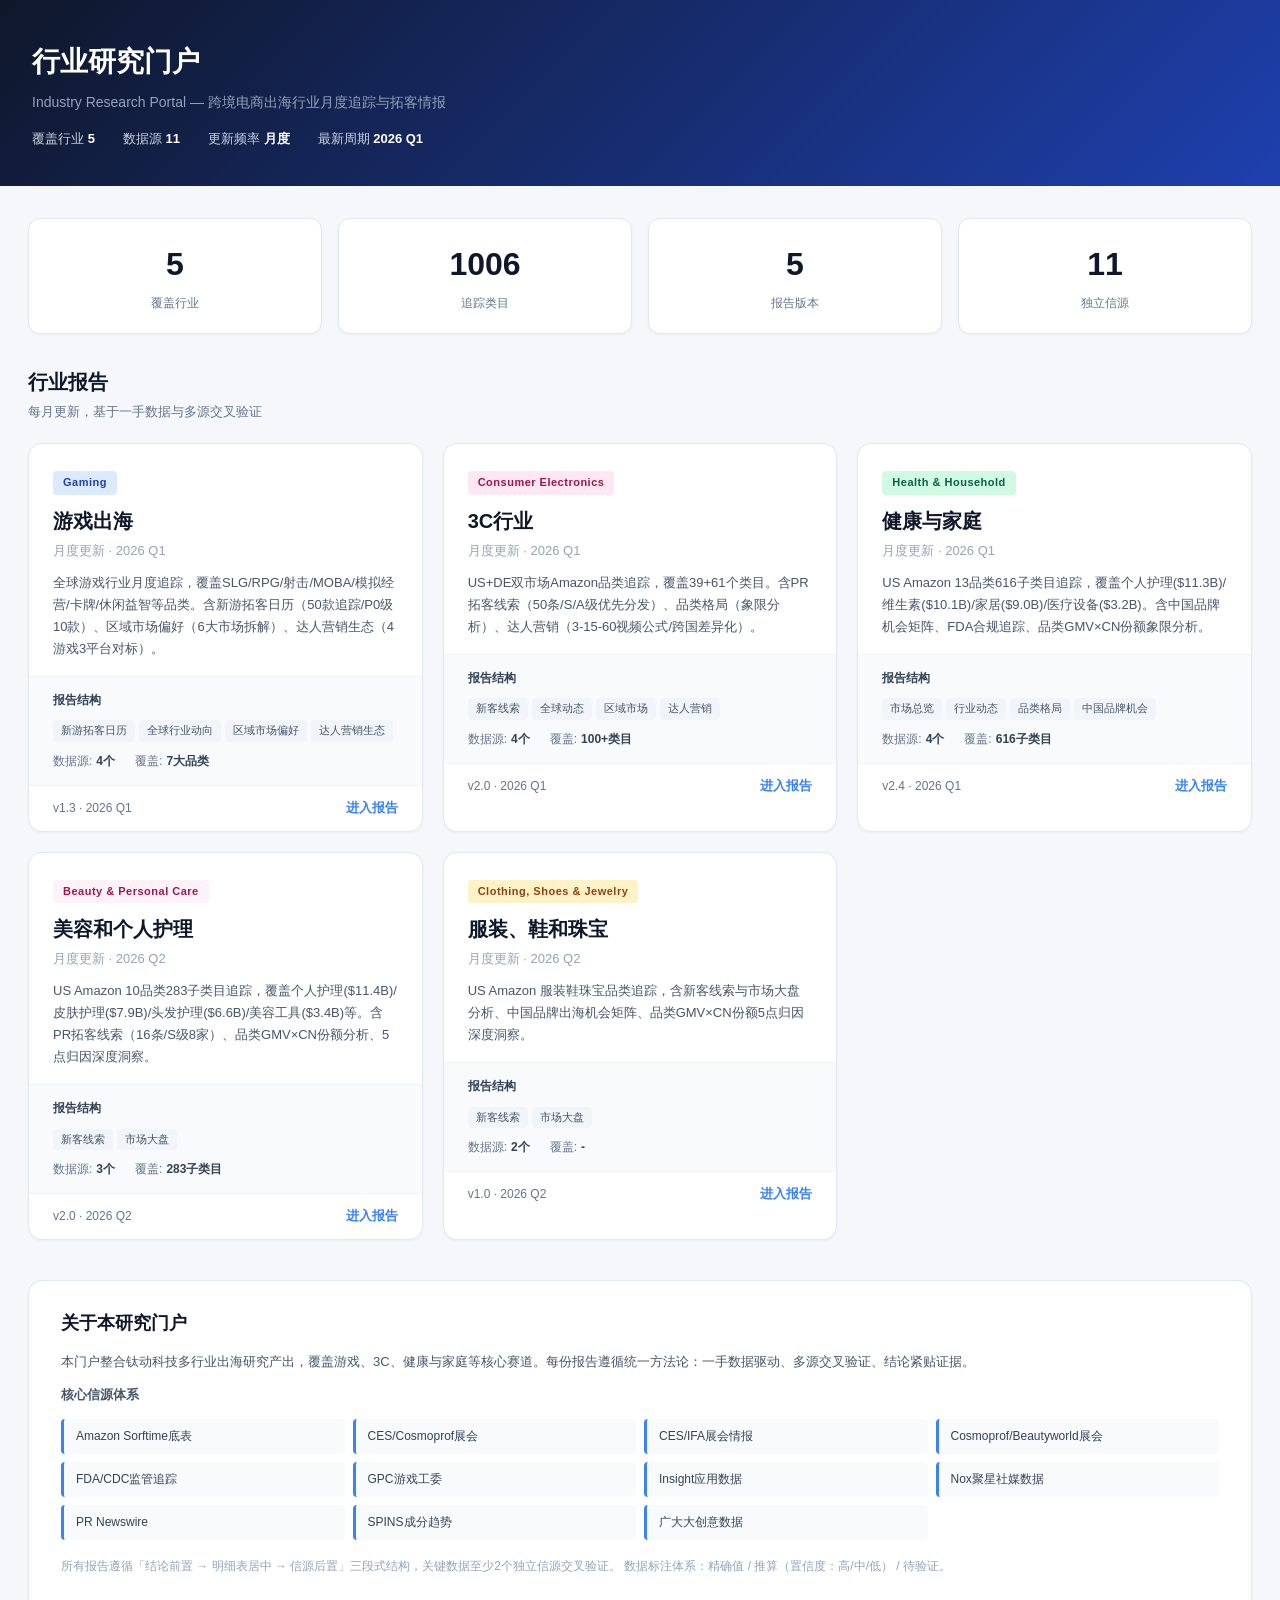
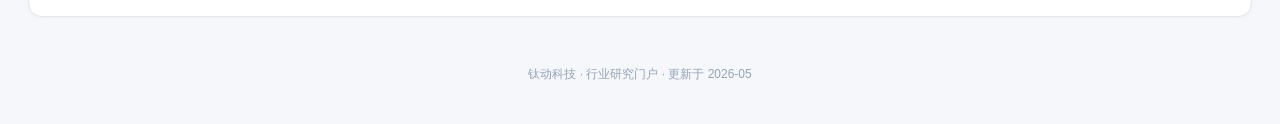
<file: index.html>
<!DOCTYPE html>
<html lang="zh-CN">
<head>
<meta charset="UTF-8">
<meta name="viewport" content="width=device-width, initial-scale=1.0">
<title>行业研究门户 · 钛动科技</title>
<link rel="stylesheet" href="assets/portal.css">
</head>
<body>

<div class="portal-header">
  <div class="portal-header-inner">
    <h1>行业研究门户</h1>
    <div class="subtitle">Industry Research Portal — 跨境电商出海行业月度追踪与拓客情报</div>
    <div class="meta-line">
      <div class="meta-item">覆盖行业 <span id="industry-count">-</span></div>
      <div class="meta-item">数据源 <span id="source-count">-</span></div>
      <div class="meta-item">更新频率 <span>月度</span></div>
      <div class="meta-item">最新周期 <span>2026 Q1</span></div>
    </div>
  </div>
</div>

<div class="portal-main">

  <div class="stats-bar">
    <div class="stat-card">
      <div class="stat-value" id="stat-industries">-</div>
      <div class="stat-label">覆盖行业</div>
    </div>
    <div class="stat-card">
      <div class="stat-value" id="stat-categories">-</div>
      <div class="stat-label">追踪类目</div>
    </div>
    <div class="stat-card">
      <div class="stat-value" id="stat-reports">-</div>
      <div class="stat-label">报告版本</div>
    </div>
    <div class="stat-card">
      <div class="stat-value" id="stat-sources">-</div>
      <div class="stat-label">独立信源</div>
    </div>
  </div>

  <div class="section-header">
    <div class="section-title">行业报告</div>
    <div class="section-desc">每月更新，基于一手数据与多源交叉验证</div>
  </div>

  <div class="industry-grid" id="industry-grid"></div>

  <div class="info-block">
    <h2>关于本研究门户</h2>
    <p>本门户整合钛动科技多行业出海研究产出，覆盖游戏、3C、健康与家庭等核心赛道。每份报告遵循统一方法论：一手数据驱动、多源交叉验证、结论紧贴证据。</p>
    <p><strong>核心信源体系</strong></p>
    <div class="source-list" id="source-list"></div>
    <p style="margin-top:16px;font-size:12px;color:#94a3b8;">
      所有报告遵循「结论前置 → 明细表居中 → 信源后置」三段式结构，关键数据至少2个独立信源交叉验证。
      数据标注体系：精确值 / 推算（置信度：高/中/低） / 待验证。
    </p>
  </div>

</div>

<div class="portal-footer">
  钛动科技 · 行业研究门户 · 更新于 2026-05
</div>

<script>
var INDUSTRIES = [
  {
    "id": "game",
    "name": "游戏出海",
    "nameEn": "Gaming",
    "badgeClass": "badge-game",
    "description": "全球游戏行业月度追踪，覆盖SLG/RPG/射击/MOBA/模拟经营/卡牌/休闲益智等品类。含新游拓客日历（50款追踪/P0级10款）、区域市场偏好（6大市场拆解）、达人营销生态（4游戏3平台对标）。",
    "latestVersion": "v1.3",
    "period": "2026 Q1",
    "updateFrequency": "月度",
    "tabs": ["新游拓客日历", "全球行业动向", "区域市场偏好", "达人营销生态"],
    "dataSources": ["Insight应用数据", "广大大创意数据", "Nox聚星社媒数据", "GPC游戏工委"],
    "categoryCount": "7大品类",
    "url": "industry/game/"
  },
  {
    "id": "3c",
    "name": "3C行业",
    "nameEn": "Consumer Electronics",
    "badgeClass": "badge-3c",
    "description": "US+DE双市场Amazon品类追踪，覆盖39+61个类目。含PR拓客线索（50条/S/A级优先分发）、品类格局（象限分析）、达人营销（3-15-60视频公式/跨国差异化）。",
    "latestVersion": "v2.0",
    "period": "2026 Q1",
    "updateFrequency": "月度",
    "tabs": ["新客线索", "全球动态", "区域市场", "达人营销"],
    "dataSources": ["Amazon Sorftime底表", "PR Newswire", "Nox聚星社媒数据", "CES/IFA展会情报"],
    "categoryCount": "100+类目",
    "url": "industry/3c/"
  },
  {
    "id": "health-family",
    "name": "健康与家庭",
    "nameEn": "Health & Household",
    "badgeClass": "badge-health",
    "description": "US Amazon 13品类616子类目追踪，覆盖个人护理($11.3B)/维生素($10.1B)/家居($9.0B)/医疗设备($3.2B)。含中国品牌机会矩阵、FDA合规追踪、品类GMV×CN份额象限分析。",
    "latestVersion": "v2.4",
    "period": "2026 Q1",
    "updateFrequency": "月度",
    "tabs": ["市场总览", "行业动态", "品类格局", "中国品牌机会"],
    "dataSources": ["Amazon Sorftime底表", "FDA/CDC监管追踪", "CES/Cosmoprof展会", "SPINS成分趋势"],
    "categoryCount": "616子类目",
    "url": "industry/health-family/"
  },
  {
    "id": "beauty",
    "name": "美容和个人护理",
    "nameEn": "Beauty & Personal Care",
    "badgeClass": "badge-beauty",
    "description": "US Amazon 10品类283子类目追踪，覆盖个人护理($11.4B)/皮肤护理($7.9B)/头发护理($6.6B)/美容工具($3.4B)等。含PR拓客线索（16条/S级8家）、品类GMV×CN份额分析、5点归因深度洞察。",
    "latestVersion": "v2.0",
    "period": "2026 Q2",
    "updateFrequency": "月度",
    "tabs": ["新客线索", "市场大盘"],
    "dataSources": ["Amazon Sorftime底表", "PR Newswire", "Cosmoprof/Beautyworld展会"],
    "categoryCount": "283子类目",
    "url": "industry/beauty/"
  },
  {
    "id": "clothing",
    "name": "服装、鞋和珠宝",
    "nameEn": "Clothing, Shoes & Jewelry",
    "badgeClass": "badge-clothing",
    "description": "US Amazon 服装鞋珠宝品类追踪，含新客线索与市场大盘分析、中国品牌出海机会矩阵、品类GMV×CN份额5点归因深度洞察。",
    "latestVersion": "v1.0",
    "period": "2026 Q2",
    "updateFrequency": "月度",
    "tabs": ["新客线索", "市场大盘"],
    "dataSources": ["Amazon Sorftime底表", "PR Newswire"],
    "categoryCount": "-",
    "url": "industry/clothing/"
  }
];

(function() {
  // render industry cards
  var grid = document.getElementById('industry-grid');
  var allSources = {};
  var totalCategories = 0;

  INDUSTRIES.forEach(function(ind) {
    // collect unique sources
    ind.dataSources.forEach(function(s) { allSources[s] = true; });
    // parse category count
    var catMatch = ind.categoryCount.match(/\d+/);
    if (catMatch) totalCategories += parseInt(catMatch[0]);

    var tabsHtml = ind.tabs.map(function(t) {
      return '<span style="display:inline-block;background:#f1f5f9;padding:2px 8px;border-radius:4px;font-size:11px;color:#475569;margin-right:4px;">' + t + '</span>';
    }).join('');

    var card = document.createElement('a');
    card.className = 'industry-card';
    card.href = ind.url;
    card.innerHTML =
      '<div class="card-top">' +
        '<div class="card-badge ' + ind.badgeClass + '">' + ind.nameEn + '</div>' +
        '<div class="card-name">' + ind.name + '</div>' +
        '<div class="card-name-en">' + ind.updateFrequency + '更新 · ' + ind.period + '</div>' +
        '<div class="card-desc">' + ind.description + '</div>' +
      '</div>' +
      '<div class="card-bottom">' +
        '<div style="font-size:12px;font-weight:600;color:#334155;margin-bottom:6px;">报告结构</div>' +
        '<div>' + tabsHtml + '</div>' +
        '<div class="card-meta" style="margin-top:10px;">' +
          '<div class="card-meta-item">数据源: <strong>' + ind.dataSources.length + '个</strong></div>' +
          '<div class="card-meta-item">覆盖: <strong>' + ind.categoryCount + '</strong></div>' +
        '</div>' +
      '</div>' +
      '<div class="card-footer">' +
        '<span class="version-tag">' + ind.latestVersion + ' · ' + ind.period + '</span>' +
        '<span class="arrow-link">进入报告</span>' +
      '</div>';
    grid.appendChild(card);
  });

  // stats
  document.getElementById('stat-industries').textContent = INDUSTRIES.length;
  document.getElementById('stat-categories').textContent = totalCategories;
  document.getElementById('stat-reports').textContent = INDUSTRIES.length;
  document.getElementById('stat-sources').textContent = Object.keys(allSources).length;
  document.getElementById('industry-count').textContent = INDUSTRIES.length;
  document.getElementById('source-count').textContent = Object.keys(allSources).length;

  // source list
  var srcList = document.getElementById('source-list');
  Object.keys(allSources).sort().forEach(function(s) {
    var div = document.createElement('div');
    div.className = 'source-item';
    div.textContent = s;
    srcList.appendChild(div);
  });
})();
</script>

</body>
</html>
</file>
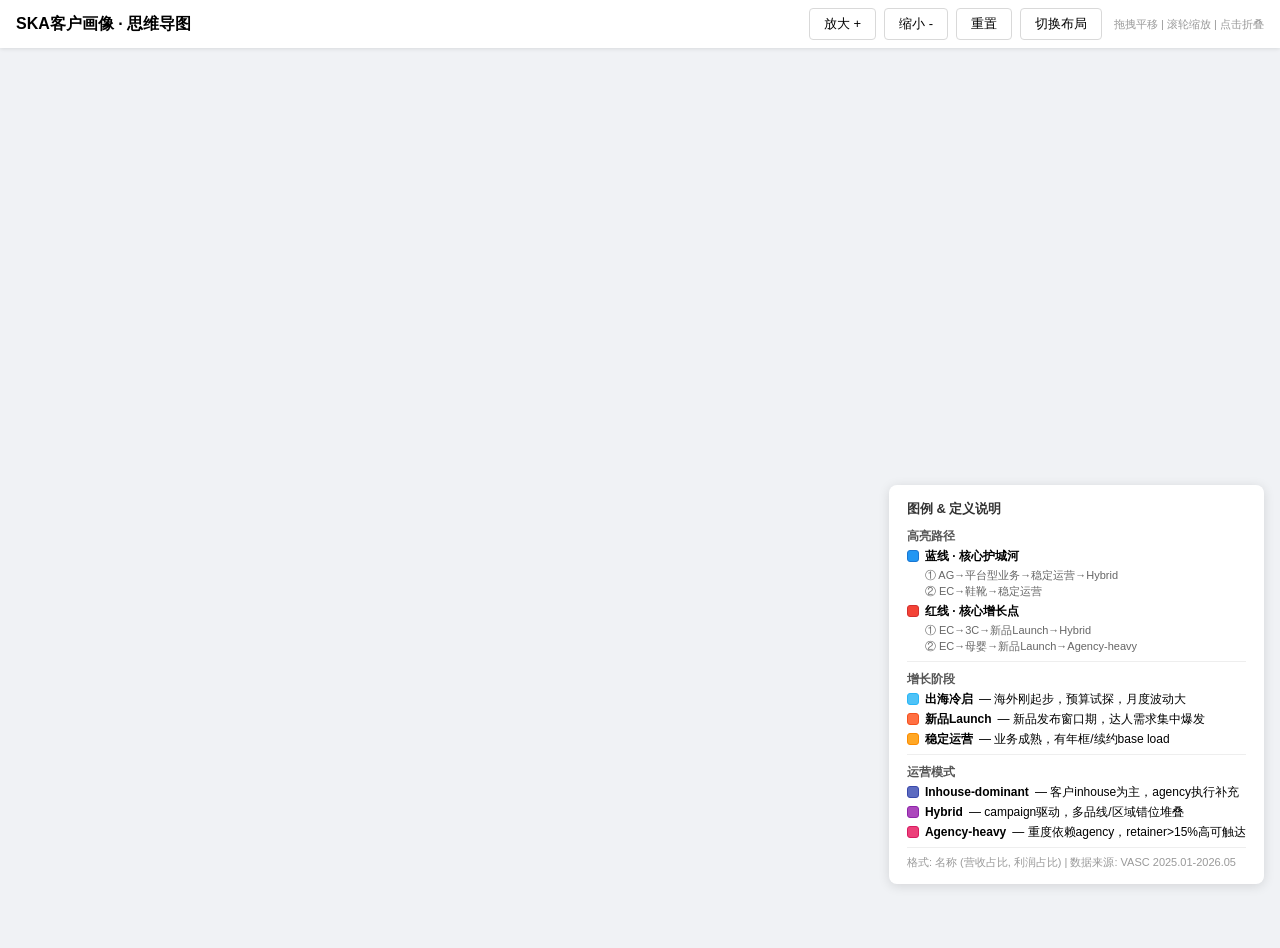
<file: ska-portrait-mindmap.html>
<!DOCTYPE html>
<html lang="zh-CN">
<head>
<meta charset="UTF-8">
<meta name="viewport" content="width=device-width, initial-scale=1.0">
<title>SKA客户画像 - 思维导图</title>
<style>
* { margin: 0; padding: 0; box-sizing: border-box; }
body {
  font-family: "Microsoft YaHei", "PingFang SC", sans-serif;
  background: #f0f2f5;
  overflow: hidden;
  height: 100vh;
}
#toolbar {
  position: fixed; top: 0; left: 0; right: 0; z-index: 10;
  background: #fff; padding: 8px 16px;
  display: flex; gap: 8px; align-items: center;
  box-shadow: 0 1px 4px rgba(0,0,0,.1);
  flex-wrap: wrap;
}
#toolbar button {
  padding: 6px 14px; border: 1px solid #d9d9d9; border-radius: 4px;
  background: #fff; cursor: pointer; font-size: 13px;
}
#toolbar button:hover { border-color: #1677ff; color: #1677ff; }
#toolbar button.active { background: #1677ff; color: #fff; border-color: #1677ff; }
#chart { width: 100%; height: calc(100vh - 48px); margin-top: 48px; }
.link { fill: none; stroke: #ccc; stroke-width: 1.5px; }
.tooltip {
  position: absolute; padding: 6px 10px;
  background: rgba(0,0,0,0.75); color: #fff;
  border-radius: 4px; font-size: 12px; pointer-events: none;
  opacity: 0; transition: opacity 0.2s;
}
/* Legend */
#legend {
  position: fixed; bottom: 16px; right: 16px; z-index: 10;
  background: #fff; border-radius: 8px; padding: 14px 18px;
  box-shadow: 0 2px 12px rgba(0,0,0,0.12);
  font-size: 12px; line-height: 1.5; max-width: 420px;
}
#legend h4 { font-size: 13px; margin-bottom: 6px; color: #333; }
#legend .section { margin-top: 8px; }
#legend .section-title { font-weight: bold; color: #555; margin-bottom: 2px; }
#legend .item { display: flex; align-items: center; gap: 6px; margin: 2px 0; white-space: nowrap; }
#legend .item b { flex-shrink: 0; }
#legend .swatch { width: 12px; height: 12px; min-width: 12px; border-radius: 3px; flex-shrink: 0; display: inline-block; }
#legend .swatch.blue { background: #2196F3; border: 1px solid #1976D2; }
#legend .swatch.red { background: #f44336; border: 1px solid #d32f2f; }
#legend .swatch.lightblue { background: #4fc3f7; border: 1px solid #29b6f6; }
#legend .swatch.orange { background: #ff7043; border: 1px solid #f4511e; }
#legend .swatch.amber { background: #ffa726; border: 1px solid #fb8c00; }
#legend .swatch.purple { background: #ab47bc; border: 1px solid #8e24aa; }
#legend .swatch.indigo { background: #5c6bc0; border: 1px solid #3949ab; }
#legend .swatch.pink { background: #ec407a; border: 1px solid #d81b60; }
#legend .divider { border-top: 1px solid #eee; margin: 6px 0; }
</style>
</head>
<body>
<div id="toolbar">
  <span style="font-weight:bold;margin-right:12px">SKA客户画像 · 思维导图</span>
  <span style="flex:1"></span>
  <button onclick="zoomIn()">放大 +</button>
  <button onclick="zoomOut()">缩小 -</button>
  <button onclick="resetZoom()">重置</button>
  <button onclick="toggleLayout()">切换布局</button>
  <span style="color:#999;font-size:11px;margin-left:4px">拖拽平移 | 滚轮缩放 | 点击折叠</span>
</div>
<div id="chart"></div>

<!-- Legend + Definitions -->
<div id="legend">
  <h4>图例 & 定义说明</h4>

  <div class="section">
    <div class="section-title">高亮路径</div>
    <div class="item"><span class="swatch blue"></span> <b>蓝线 · 核心护城河</b></div>
    <div style="font-size:11px;color:#666;margin-left:18px">
      ① AG→平台型业务→稳定运营→Hybrid<br>
      ② EC→鞋靴→稳定运营
    </div>
    <div class="item"><span class="swatch red"></span> <b>红线 · 核心增长点</b></div>
    <div style="font-size:11px;color:#666;margin-left:18px">
      ① EC→3C→新品Launch→Hybrid<br>
      ② EC→母婴→新品Launch→Agency-heavy
    </div>
  </div>

  <div class="divider"></div>
  <div class="section">
    <div class="section-title">增长阶段</div>
    <div class="item"><span class="swatch lightblue"></span> <b>出海冷启</b> — 海外刚起步，预算试探，月度波动大</div>
    <div class="item"><span class="swatch orange"></span> <b>新品Launch</b> — 新品发布窗口期，达人需求集中爆发</div>
    <div class="item"><span class="swatch amber"></span> <b>稳定运营</b> — 业务成熟，有年框/续约base load</div>
  </div>

  <div class="divider"></div>
  <div class="section">
    <div class="section-title">运营模式</div>
    <div class="item"><span class="swatch indigo"></span> <b>Inhouse-dominant</b> — 客户inhouse为主，agency执行补充</div>
    <div class="item"><span class="swatch purple"></span> <b>Hybrid</b> — campaign驱动，多品线/区域错位堆叠</div>
    <div class="item"><span class="swatch pink"></span> <b>Agency-heavy</b> — 重度依赖agency，retainer&gt;15%高可触达</div>
  </div>

  <div class="divider"></div>
  <div style="font-size:11px;color:#999">
    格式: 名称 (营收占比, 利润占比) | 数据来源: VASC 2025.01-2026.05
  </div>
</div>

<div class="tooltip" id="tooltip"></div>
<script src="https://d3js.org/d3.v7.min.js"></script>
<script>
const data = {
  "name": "SKA客户画像（40家） (100.0%, 100.0%)",
  "children": [
    {
      "name": "AG (93.5%, 68.2%)",
      "children": [
        {
          "name": "平台型业务 (90.2%, 78.5%)",
          "children": [
            {
              "name": "稳定运营 (99.5%, 99.4%)",
              "children": [
                {
                  "name": "Hybrid (98.9%, 98.5%)",
                  "children": [
                    {
                      "name": "字节跳动 (77.4%, 80.6%)",
                      "size": 1,
                      "level": 5,
                      "highlight": "blue"
                    },
                    {
                      "name": "美团 (13.5%, 11.2%)",
                      "size": 1,
                      "level": 5,
                      "highlight": "blue"
                    },
                    {
                      "name": "京东 (7.8%, 6.8%)",
                      "size": 1,
                      "level": 5,
                      "highlight": "blue"
                    },
                    {
                      "name": "携程 (1.3%, 1.4%)",
                      "size": 1,
                      "level": 5,
                      "highlight": "blue"
                    }
                  ],
                  "level": 4,
                  "highlight": "blue"
                },
                {
                  "name": "Inhouse-dominant (1.0%, 0.6%)",
                  "children": [
                    {
                      "name": "小红书 (100.0%, 100.0%)",
                      "size": 1,
                      "level": 5
                    }
                  ],
                  "level": 4
                },
                {
                  "name": "Agency-heavy (0.1%, 1.0%)",
                  "children": [
                    {
                      "name": "Shopee (100.0%, 100.0%)",
                      "size": 1,
                      "level": 5
                    }
                  ],
                  "level": 4
                }
              ],
              "level": 3,
              "highlight": "blue"
            },
            {
              "name": "出海冷启 (0.5%, 0.6%)",
              "children": [
                {
                  "name": "Inhouse-dominant (100.0%, 100.0%)",
                  "children": [
                    {
                      "name": "滴滴 (100.0%, 100.0%)",
                      "size": 1,
                      "level": 5
                    }
                  ],
                  "level": 4
                }
              ],
              "level": 3
            }
          ],
          "level": 2,
          "highlight": "blue"
        },
        {
          "name": "AI工具 (5.5%, 11.6%)",
          "children": [
            {
              "name": "稳定运营 (94.1%, 93.7%)",
              "children": [
                {
                  "name": "Inhouse-dominant (100.0%, 100.0%)",
                  "children": [
                    {
                      "name": "Markable (100.0%, 100.0%)",
                      "size": 1,
                      "level": 5
                    }
                  ],
                  "level": 4
                }
              ],
              "level": 3
            },
            {
              "name": "新品Launch (5.9%, 6.3%)",
              "children": [
                {
                  "name": "Hybrid (64.8%, 66.3%)",
                  "children": [
                    {
                      "name": "verdent AI (100.0%, 100.0%)",
                      "size": 1,
                      "level": 5
                    }
                  ],
                  "level": 4
                },
                {
                  "name": "Inhouse-dominant (35.2%, 33.7%)",
                  "children": [
                    {
                      "name": "明日哆米 (100.0%, 100.0%)",
                      "size": 1,
                      "level": 5
                    }
                  ],
                  "level": 4
                }
              ],
              "level": 3
            },
            {
              "name": "出海冷启 (0.0%, 0.0%)",
              "children": [
                {
                  "name": "Inhouse-dominant (0.0%, 0.0%)",
                  "children": [
                    {
                      "name": "KIMI (0.0%, 0.0%)",
                      "size": 1,
                      "level": 5
                    },
                    {
                      "name": "Minimax (0.0%, 0.0%)",
                      "size": 1,
                      "level": 5
                    }
                  ],
                  "level": 4
                }
              ],
              "level": 3
            }
          ],
          "level": 2
        },
        {
          "name": "跨境工具 (1.0%, 3.7%)",
          "children": [
            {
              "name": "稳定运营 (100.0%, 100.0%)",
              "children": [
                {
                  "name": "Inhouse-dominant (100.0%, 100.0%)",
                  "children": [
                    {
                      "name": "SKYORDER (100.0%, 100.0%)",
                      "size": 1,
                      "level": 5
                    }
                  ],
                  "level": 4
                }
              ],
              "level": 3
            }
          ],
          "level": 2
        },
        {
          "name": "金融工具 (1.1%, 2.4%)",
          "children": [
            {
              "name": "稳定运营 (81.1%, 82.6%)",
              "children": [
                {
                  "name": "Inhouse-dominant (100.0%, 100.0%)",
                  "children": [
                    {
                      "name": "华盛通 (100.0%, 100.0%)",
                      "size": 1,
                      "level": 5
                    }
                  ],
                  "level": 4
                }
              ],
              "level": 3
            },
            {
              "name": "出海冷启 (18.9%, 17.4%)",
              "children": [
                {
                  "name": "Inhouse-dominant (100.0%, 100.0%)",
                  "children": [
                    {
                      "name": "AFUN (100.0%, 100.0%)",
                      "size": 1,
                      "level": 5
                    }
                  ],
                  "level": 4
                }
              ],
              "level": 3
            }
          ],
          "level": 2
        },
        {
          "name": "游戏 (2.2%, 3.8%)",
          "children": [
            {
              "name": "稳定运营 (92.6%, 77.2%)",
              "children": [
                {
                  "name": "Hybrid (88.1%, 80.9%)",
                  "children": [
                    {
                      "name": "mico world (50.5%, 51.3%)",
                      "size": 1,
                      "level": 5
                    },
                    {
                      "name": "腾讯 (49.5%, 48.7%)",
                      "size": 1,
                      "level": 5
                    }
                  ],
                  "level": 4
                },
                {
                  "name": "Inhouse-dominant (9.9%, 13.9%)",
                  "children": [
                    {
                      "name": "三七互娱 (100.0%, 100.0%)",
                      "size": 1,
                      "level": 5
                    }
                  ],
                  "level": 4
                },
                {
                  "name": "Agency-heavy (2.0%, 5.1%)",
                  "children": [
                    {
                      "name": "米哈游 (100.0%, 100.0%)",
                      "size": 1,
                      "level": 5
                    }
                  ],
                  "level": 4
                }
              ],
              "level": 3
            },
            {
              "name": "新品Launch (7.4%, 22.8%)",
              "children": [
                {
                  "name": "Inhouse-dominant (100.0%, 100.0%)",
                  "children": [
                    {
                      "name": "上海鹰角 (100.0%, 100.0%)",
                      "size": 1,
                      "level": 5
                    }
                  ],
                  "level": 4
                }
              ],
              "level": 3
            }
          ],
          "level": 2
        }
      ],
      "level": 1
    },
    {
      "name": "EC (6.5%, 31.8%)",
      "children": [
        {
          "name": "潮玩 (35.5%, 11.3%)",
          "children": [
            {
              "name": "稳定运营 (100.0%, 100.0%)",
              "children": [
                {
                  "name": "Inhouse-dominant (100.0%, 100.0%)",
                  "children": [
                    {
                      "name": "泡泡玛特 (100.0%, 100.0%)",
                      "size": 1,
                      "level": 5
                    }
                  ],
                  "level": 4
                }
              ],
              "level": 3
            }
          ],
          "level": 2
        },
        {
          "name": "游戏 (25.8%, 12.4%)",
          "children": [
            {
              "name": "稳定运营 (100.0%, 100.0%)",
              "children": [
                {
                  "name": "Hybrid (67.9%, 85.8%)",
                  "children": [
                    {
                      "name": "网易 (100.0%, 100.0%)",
                      "size": 1,
                      "level": 5
                    }
                  ],
                  "level": 4
                },
                {
                  "name": "Inhouse-dominant (32.1%, 14.2%)",
                  "children": [
                    {
                      "name": "望尘科技 (100.0%, 100.0%)",
                      "size": 1,
                      "level": 5
                    }
                  ],
                  "level": 4
                }
              ],
              "level": 3
            }
          ],
          "level": 2
        },
        {
          "name": "美妆个护 (12.6%, 17.5%)",
          "children": [
            {
              "name": "稳定运营 (100.0%, 100.0%)",
              "children": [
                {
                  "name": "Hybrid (100.0%, 100.0%)",
                  "children": [
                    {
                      "name": "Reckitt (58.5%, 39.1%)",
                      "size": 1,
                      "level": 5
                    },
                    {
                      "name": "欧莱雅 (41.5%, 60.9%)",
                      "size": 1,
                      "level": 5
                    }
                  ],
                  "level": 4
                }
              ],
              "level": 3
            }
          ],
          "level": 2
        },
        {
          "name": "鞋靴 (13.7%, 31.7%)",
          "children": [
            {
              "name": "稳定运营 (100.0%, 100.0%)",
              "children": [
                {
                  "name": "Hybrid (55.7%, 39.1%)",
                  "children": [
                    {
                      "name": "斯凯奇 (86.7%, 84.4%)",
                      "size": 1,
                      "level": 5,
                      "highlight": "blue"
                    },
                    {
                      "name": "adidas (13.3%, 15.6%)",
                      "size": 1,
                      "level": 5,
                      "highlight": "blue"
                    }
                  ],
                  "level": 4,
                  "highlight": "blue"
                },
                {
                  "name": "Agency-heavy (44.3%, 60.9%)",
                  "children": [
                    {
                      "name": "361 (100.0%, 100.0%)",
                      "size": 1,
                      "level": 5,
                      "highlight": "blue"
                    }
                  ],
                  "level": 4,
                  "highlight": "blue"
                }
              ],
              "level": 3,
              "highlight": "blue"
            }
          ],
          "level": 2,
          "highlight": "blue"
        },
        {
          "name": "五金工具 (2.8%, 8.2%)",
          "children": [
            {
              "name": "稳定运营 (100.0%, 100.0%)",
              "children": [
                {
                  "name": "Hybrid (100.0%, 100.0%)",
                  "children": [
                    {
                      "name": "VEVOR (100.0%, 100.0%)",
                      "size": 1,
                      "level": 5
                    }
                  ],
                  "level": 4
                }
              ],
              "level": 3
            }
          ],
          "level": 2
        },
        {
          "name": "3C (8.8%, 17.2%)",
          "children": [
            {
              "name": "稳定运营 (45.3%, 66.2%)",
              "children": [
                {
                  "name": "Inhouse-dominant (68.3%, 76.9%)",
                  "children": [
                    {
                      "name": "Wavytalk (100.0%, 100.0%)",
                      "size": 1,
                      "level": 5
                    },
                    {
                      "name": "美的 (0.0%, 0.0%)",
                      "size": 1,
                      "level": 5
                    }
                  ],
                  "level": 4
                },
                {
                  "name": "Hybrid (31.7%, 23.1%)",
                  "children": [
                    {
                      "name": "大疆 (65.0%, 50.6%)",
                      "size": 1,
                      "level": 5
                    },
                    {
                      "name": "华为 (35.0%, 49.4%)",
                      "size": 1,
                      "level": 5
                    }
                  ],
                  "level": 4
                }
              ],
              "level": 3
            },
            {
              "name": "出海冷启 (29.4%, 2.8%)",
              "children": [
                {
                  "name": "Inhouse-dominant (100.0%, 100.0%)",
                  "children": [
                    {
                      "name": "TCL (100.0%, 100.0%)",
                      "size": 1,
                      "level": 5
                    }
                  ],
                  "level": 4
                }
              ],
              "level": 3
            },
            {
              "name": "新品Launch (25.3%, 30.9%)",
              "children": [
                {
                  "name": "Hybrid (77.7%, 70.8%)",
                  "children": [
                    {
                      "name": "安克 (76.6%, 85.5%)",
                      "size": 1,
                      "level": 5,
                      "highlight": "red"
                    },
                    {
                      "name": "追觅 (23.4%, 14.5%)",
                      "size": 1,
                      "level": 5,
                      "highlight": "red"
                    }
                  ],
                  "level": 4,
                  "highlight": "red"
                },
                {
                  "name": "Inhouse-dominant (22.3%, 29.2%)",
                  "children": [
                    {
                      "name": "德兰明海 (100.0%, 100.0%)",
                      "size": 1,
                      "level": 5
                    }
                  ],
                  "level": 4
                }
              ],
              "level": 3,
              "highlight": "red"
            }
          ],
          "level": 2,
          "highlight": "red"
        },
        {
          "name": "母婴 (0.6%, 1.4%)",
          "children": [
            {
              "name": "新品Launch (100.0%, 100.0%)",
              "children": [
                {
                  "name": "Agency-heavy (100.0%, 100.0%)",
                  "children": [
                    {
                      "name": "momcozy (100.0%, 100.0%)",
                      "size": 1,
                      "level": 5,
                      "highlight": "red"
                    }
                  ],
                  "level": 4,
                  "highlight": "red"
                }
              ],
              "level": 3,
              "highlight": "red"
            }
          ],
          "level": 2,
          "highlight": "red"
        },
        {
          "name": "女装 (0.1%, 0.3%)",
          "children": [
            {
              "name": "稳定运营 (100.0%, 100.0%)",
              "children": [
                {
                  "name": "Hybrid (100.0%, 100.0%)",
                  "children": [
                    {
                      "name": "SHEIN (100.0%, 100.0%)",
                      "size": 1,
                      "level": 5
                    }
                  ],
                  "level": 4
                }
              ],
              "level": 3
            }
          ],
          "level": 2
        },
        {
          "name": "汽车 (0.0%, 0.0%)",
          "children": [
            {
              "name": "出海冷启 (0.0%, 0.0%)",
              "children": [
                {
                  "name": "Inhouse-dominant (0.0%, 0.0%)",
                  "children": [
                    {
                      "name": "上汽国际 (0.0%, 0.0%)",
                      "size": 1,
                      "level": 5
                    }
                  ],
                  "level": 4
                }
              ],
              "level": 3
            }
          ],
          "level": 2
        }
      ],
      "level": 1
    }
  ],
  "level": 0
};

function nodeColor(d) {
  const hl = d.data && d.data.highlight;
  // 3-color system: blue, red, or gray
  if (hl === "blue") return { bg: "#2196F3", text: "#ffffff", radius: 7 };
  if (hl === "red")  return { bg: "#f44336", text: "#ffffff", radius: 7 };

  // All non-highlighted nodes: gray scale by level
  const lv = d._level;
  if (lv === 0) return { bg: "#37474f", text: "#ffffff", radius: 18 };
  if (lv === 1) return { bg: "#cfd8dc", text: "#37474f", radius: 13 };
  if (lv === 2) return { bg: "#eceff1", text: "#546e7a", radius: 10 };
  if (lv === 3) return { bg: "#f5f5f5", text: "#78909c", radius: 8 };
  if (lv === 4) return { bg: "#fafafa", text: "#90a4ae", radius: 7 };
  return { bg: "#fafafa", text: "#b0bec5", radius: 5 };
}

function getHighlight(d) {
  // Check if this node or any ancestor has highlight
  let node = d;
  while (node) {
    if (node.data && node.data.highlight) return node.data.highlight;
    node = node.parent;
  }
  return null;
}

let layout = "tree";
const margin = { top: 20, right: 200, bottom: 20, left: 200 };
const svg = d3.select("#chart").append("svg")
    .attr("width", "100%")
    .attr("height", "100%")
    .call(d3.zoom().scaleExtent([0.1, 4]).on("zoom", (event) => {
      g.attr("transform", event.transform);
    }))
    .on("dblclick.zoom", null);

const g = svg.append("g")
    .attr("transform", "translate(280, 80)");

const root = d3.hierarchy(data);

function getLayout() {
  const w = window.innerWidth - 500;
  const h = window.innerHeight - 120;
  if (layout === "tree") {
    return d3.tree().size([h, w]);
  } else {
    return d3.cluster().size([h, w]);
  }
}

function update() {
  const layoutFn = getLayout();
  layoutFn(root);

  root.descendants().forEach(d => {
    if (d.data.level !== undefined) d._level = d.data.level;
    else if (d.data.size) d._level = 5;
    else d._level = d.depth;
  });

  // Links
  const links = g.selectAll(".link")
      .data(root.links(), d => d.target.data.name);

  links.exit().remove();

  const linksEnter = links.enter().append("path")
      .attr("class", "link");

  linksEnter.merge(links)
      .transition().duration(600)
      .attr("d", d => {
        if (layout === "tree") {
          return "M" + d.target.y + "," + d.target.x
               + "C" + (d.source.y + d.target.y) / 2 + "," + d.target.x
               + " " + (d.source.y + d.target.y) / 2 + "," + d.source.x
               + " " + d.source.y + "," + d.source.x;
        } else {
          return "M" + d.source.y + "," + d.source.x
               + "L" + (d.source.y + d.target.y) / 2 + "," + d.source.x
               + "L" + (d.source.y + d.target.y) / 2 + "," + d.target.x
               + "L" + d.target.y + "," + d.target.x;
        }
      })
      .attr("stroke", d => {
        const hl = d.target.data && d.target.data.highlight;
        if (hl === "blue") return "#2196F3";
        if (hl === "red") return "#f44336";
        return "#bbb";
      })
      .attr("stroke-width", d => {
        const hl = d.target.data && d.target.data.highlight;
        return hl ? 2.5 : 1.2;
      })
      .attr("opacity", d => {
        const hl = d.target.data && d.target.data.highlight;
        return hl ? 0.85 : 0.4;
      });

  // Nodes
  const nodes = g.selectAll(".node")
      .data(root.descendants(), d => d.data.name);

  nodes.exit().remove();

  const nodesEnter = nodes.enter().append("g")
      .attr("class", "node")
      .on("click", (event, d) => {
        if (d.children) { d._children = d.children; d.children = null; }
        else if (d._children) { d.children = d._children; d._children = null; }
        update();
      });

  nodesEnter.append("circle");
  nodesEnter.append("text")
      .attr("text-anchor", "middle");

  const nodesMerge = nodesEnter.merge(nodes);

  nodesMerge.transition().duration(600)
      .attr("transform", d => "translate(" + d.y + "," + d.x + ")");

  nodesMerge.select("circle")
      .attr("r", d => nodeColor(d).radius)
      .attr("fill", d => nodeColor(d).bg)
      .attr("stroke", d => {
        const hl = getHighlight(d);
        if (hl) return nodeColor(d).bg;  // no visible border, same as fill
        return nodeColor(d).bg;          // no border for non-highlighted too
      })
      .attr("stroke-width", 0);

  nodesMerge.select("text")
      .attr("dy", d => nodeColor(d).radius + 14)
      .attr("text-anchor", "middle")
      .text(d => {
        let name = d.data.name;
        if (d._level >= 5 && name.length > 35) {
          name = name.substring(0, 33) + "...";
        } else if (d._level >= 4 && name.length > 30) {
          name = name.substring(0, 28) + "...";
        }
        return name;
      });
}

function zoomIn() {
  svg.transition().duration(300).call(
    d3.zoom().scaleExtent([0.1, 4]).on("zoom", (event) => {
      g.attr("transform", event.transform);
    }).scaleBy, 1.3
  );
}
function zoomOut() {
  svg.transition().duration(300).call(
    d3.zoom().scaleExtent([0.1, 4]).on("zoom", (event) => {
      g.attr("transform", event.transform);
    }).scaleBy, 0.7
  );
}
function resetZoom() {
  svg.transition().duration(500).call(
    d3.zoom().scaleExtent([0.1, 4]).on("zoom", (event) => {
      g.attr("transform", event.transform);
    }).transform, d3.zoomIdentity
  );
}
function toggleLayout() {
  layout = layout === "tree" ? "cluster" : "tree";
  update();
}

update();
</script>
</body>
</html>
</file>
<file: assets/portal.css>
* { box-sizing: border-box; margin: 0; padding: 0; }

body {
  font-family: -apple-system, BlinkMacSystemFont, "PingFang SC", "Microsoft YaHei", "Segoe UI", sans-serif;
  background: #f5f7fa; color: #1a202c; line-height: 1.6;
}

/* ---- header ---- */
.portal-header {
  background: linear-gradient(135deg, #0f172a 0%, #1e40af 100%);
  color: #fff; padding: 40px 32px 36px;
}
.portal-header-inner { max-width: 1280px; margin: 0 auto; }
.portal-header h1 { font-size: 28px; font-weight: 700; margin-bottom: 6px; }
.portal-header .subtitle { font-size: 14px; color: #94a3b8; }
.portal-header .meta-line { margin-top: 16px; display: flex; gap: 28px; flex-wrap: wrap; }
.portal-header .meta-item { font-size: 13px; color: #cbd5e1; }
.portal-header .meta-item span { color: #fff; font-weight: 600; }

/* ---- main ---- */
.portal-main { max-width: 1280px; margin: 0 auto; padding: 32px 28px 48px; }

/* ---- stats bar ---- */
.stats-bar {
  display: grid; grid-template-columns: repeat(4, 1fr); gap: 16px; margin-bottom: 32px;
}
.stat-card {
  background: #fff; border-radius: 12px; padding: 20px;
  border: 1px solid #e2e8f0; box-shadow: 0 1px 3px rgba(0,0,0,0.04);
  text-align: center;
}
.stat-value { font-size: 32px; font-weight: 700; color: #0f172a; }
.stat-label { font-size: 12px; color: #64748b; margin-top: 4px; }

/* ---- section header ---- */
.section-header { margin-bottom: 20px; }
.section-title { font-size: 20px; font-weight: 700; color: #0f172a; }
.section-desc { font-size: 13px; color: #64748b; margin-top: 4px; }

/* ---- industry cards ---- */
.industry-grid {
  display: grid; grid-template-columns: repeat(auto-fill, minmax(380px, 1fr)); gap: 20px;
}
.industry-card {
  background: #fff; border-radius: 14px; border: 1px solid #e2e8f0;
  box-shadow: 0 1px 3px rgba(0,0,0,0.04); overflow: hidden;
  transition: box-shadow 0.18s, transform 0.18s;
  text-decoration: none; color: inherit; display: block;
}
.industry-card:hover {
  box-shadow: 0 4px 16px rgba(0,0,0,0.1); transform: translateY(-2px);
}
.card-top {
  padding: 24px 24px 16px;
  border-bottom: 1px solid #f1f5f9;
}
.card-badge {
  display: inline-block; padding: 3px 10px; border-radius: 4px;
  font-size: 11px; font-weight: 600; letter-spacing: 0.5px;
  margin-bottom: 10px;
}
.badge-game { background: #dbeafe; color: #1e40af; }
.badge-3c { background: #fce7f3; color: #9d174d; }
.badge-health { background: #d1fae5; color: #065f46; }
.badge-beauty { background: #fdf2f8; color: #9d174d; }
.badge-clothing { background: #fef3c7; color: #92400e; }

.card-name { font-size: 20px; font-weight: 700; color: #0f172a; margin-bottom: 4px; }
.card-name-en { font-size: 13px; color: #94a3b8; margin-bottom: 10px; }
.card-desc { font-size: 13px; color: #475569; line-height: 1.7; }

.card-bottom { padding: 14px 24px; background: #f8fafc; }
.card-meta { display: flex; gap: 20px; flex-wrap: wrap; font-size: 12px; color: #64748b; }
.card-meta-item { display: flex; align-items: center; gap: 4px; }
.card-meta-item strong { color: #334155; }

.card-footer {
  padding: 12px 24px; border-top: 1px solid #f1f5f9;
  display: flex; justify-content: space-between; align-items: center;
}
.version-tag { font-size: 12px; color: #64748b; }
.arrow-link { font-size: 13px; font-weight: 600; color: #3b82f6; }

/* ---- info block ---- */
.info-block {
  margin-top: 40px; background: #fff; border-radius: 14px; padding: 28px 32px;
  border: 1px solid #e2e8f0; box-shadow: 0 1px 3px rgba(0,0,0,0.04);
}
.info-block h2 { font-size: 18px; font-weight: 700; color: #0f172a; margin-bottom: 12px; }
.info-block p { font-size: 13px; color: #475569; line-height: 1.8; margin-bottom: 10px; }
.info-block .source-list { display: grid; grid-template-columns: repeat(auto-fill, minmax(260px, 1fr)); gap: 8px; margin-top: 12px; }
.info-block .source-item {
  background: #f8fafc; border-left: 3px solid #3b82f6; border-radius: 4px;
  padding: 8px 12px; font-size: 12px; color: #334155;
}

/* ---- footer ---- */
.portal-footer {
  max-width: 1280px; margin: 0 auto; padding: 0 28px 40px;
  text-align: center; font-size: 12px; color: #94a3b8;
}

/* ---- responsive ---- */
@media (max-width: 860px) {
  .stats-bar { grid-template-columns: repeat(2, 1fr); }
  .industry-grid { grid-template-columns: 1fr; }
  .portal-header { padding: 28px 20px 24px; }
  .portal-main { padding: 20px 16px 32px; }
}
</file>
